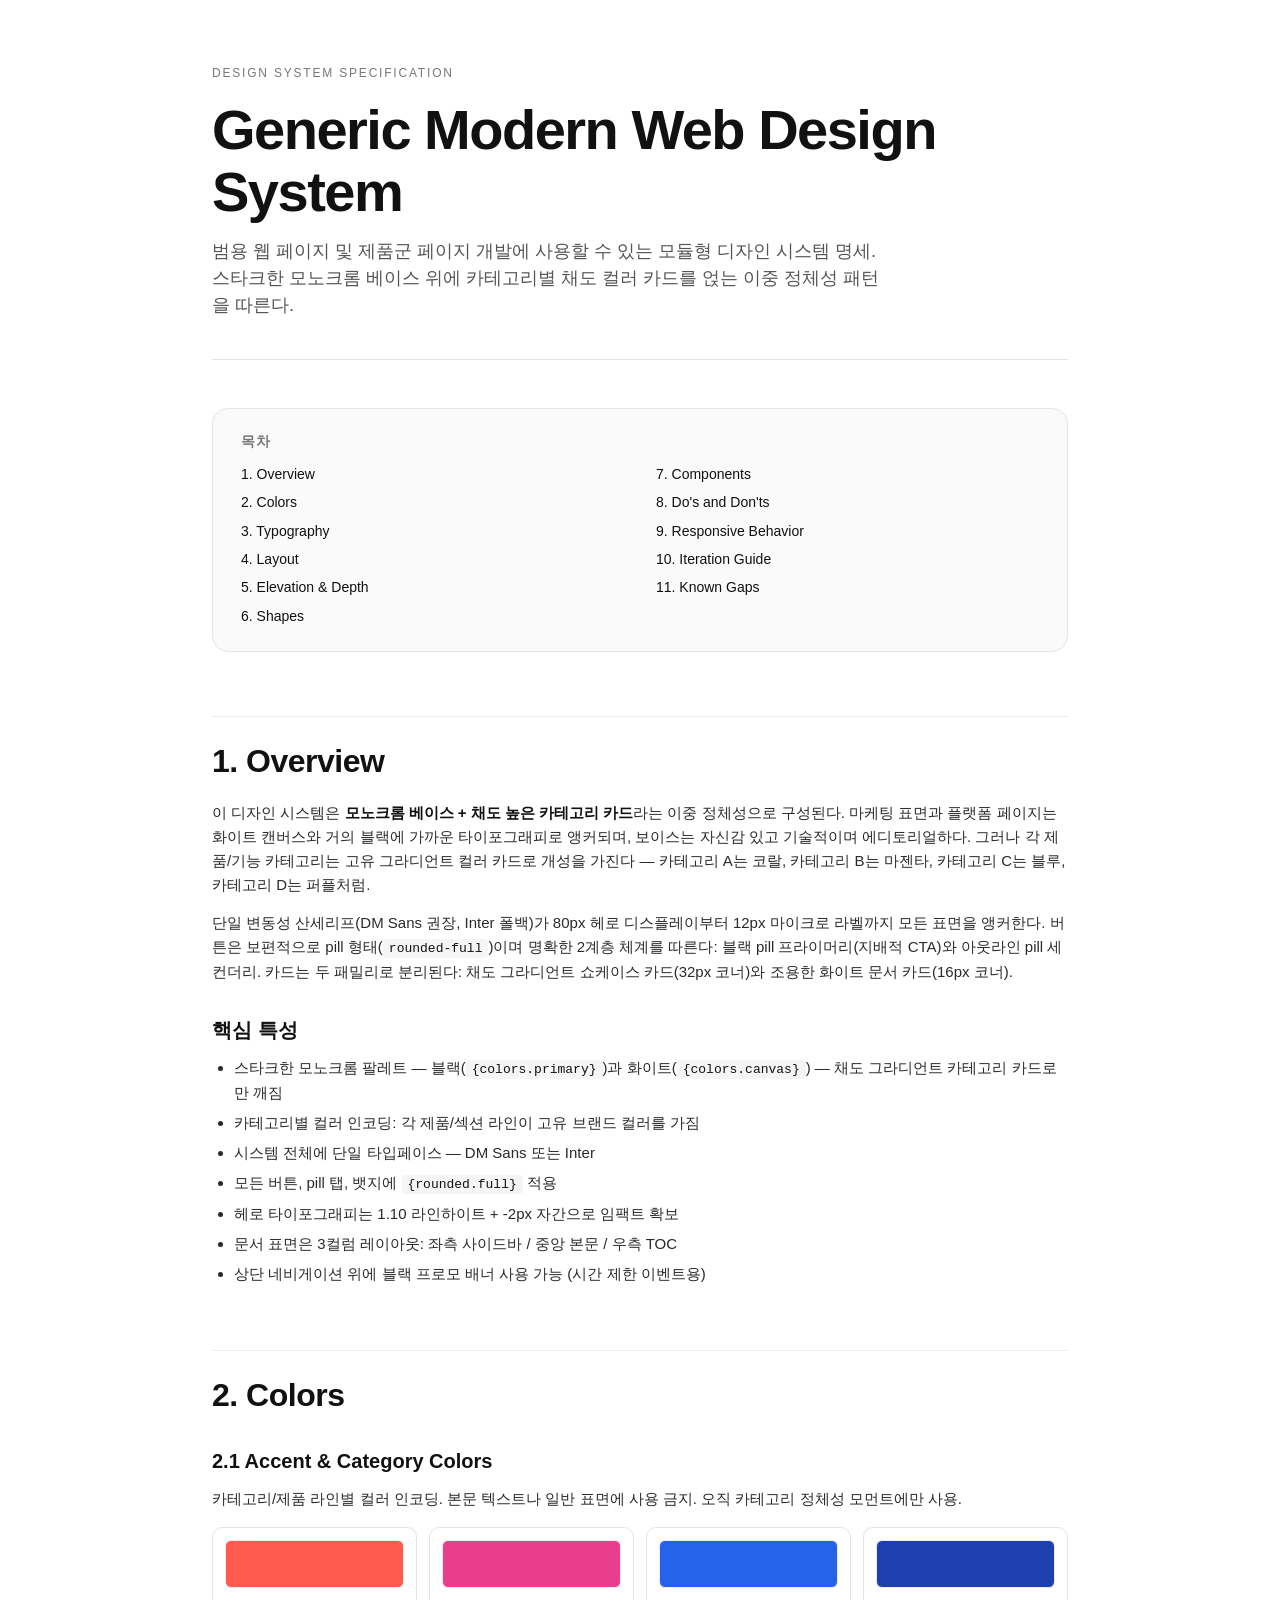
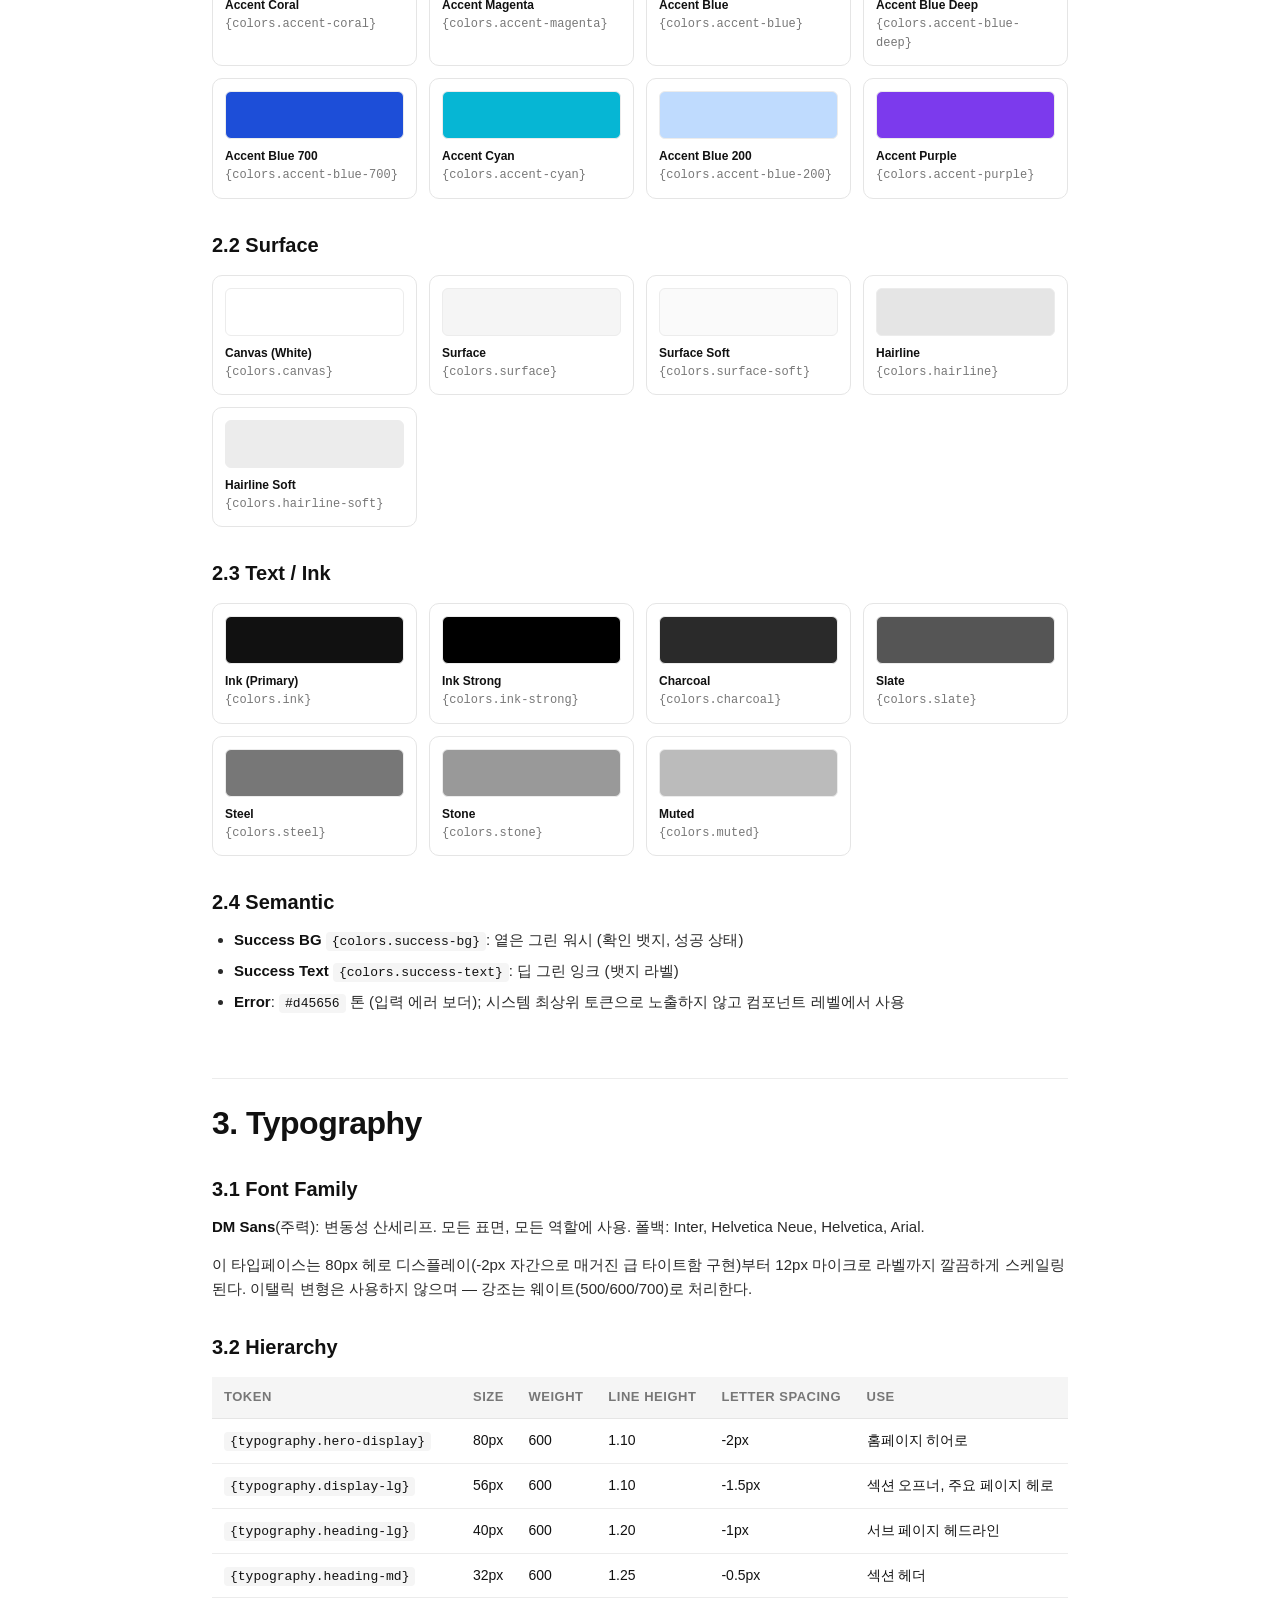
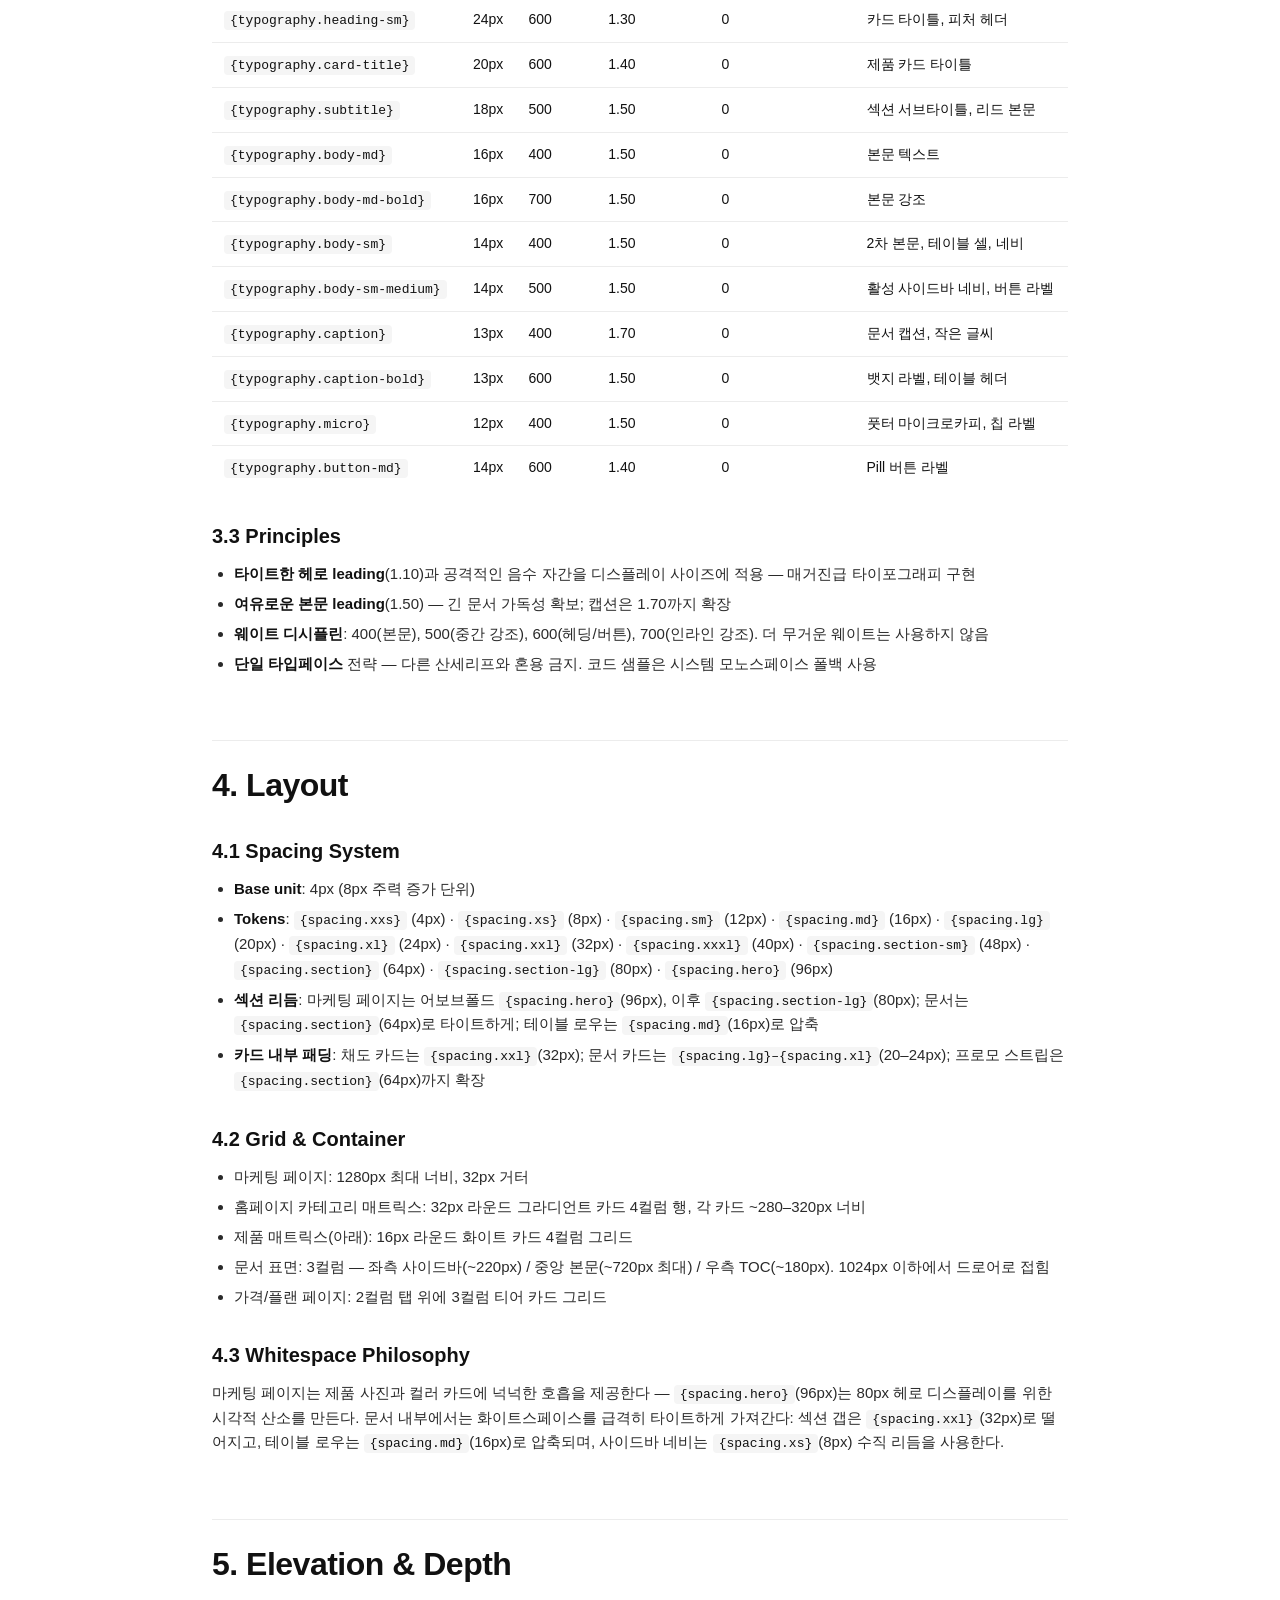
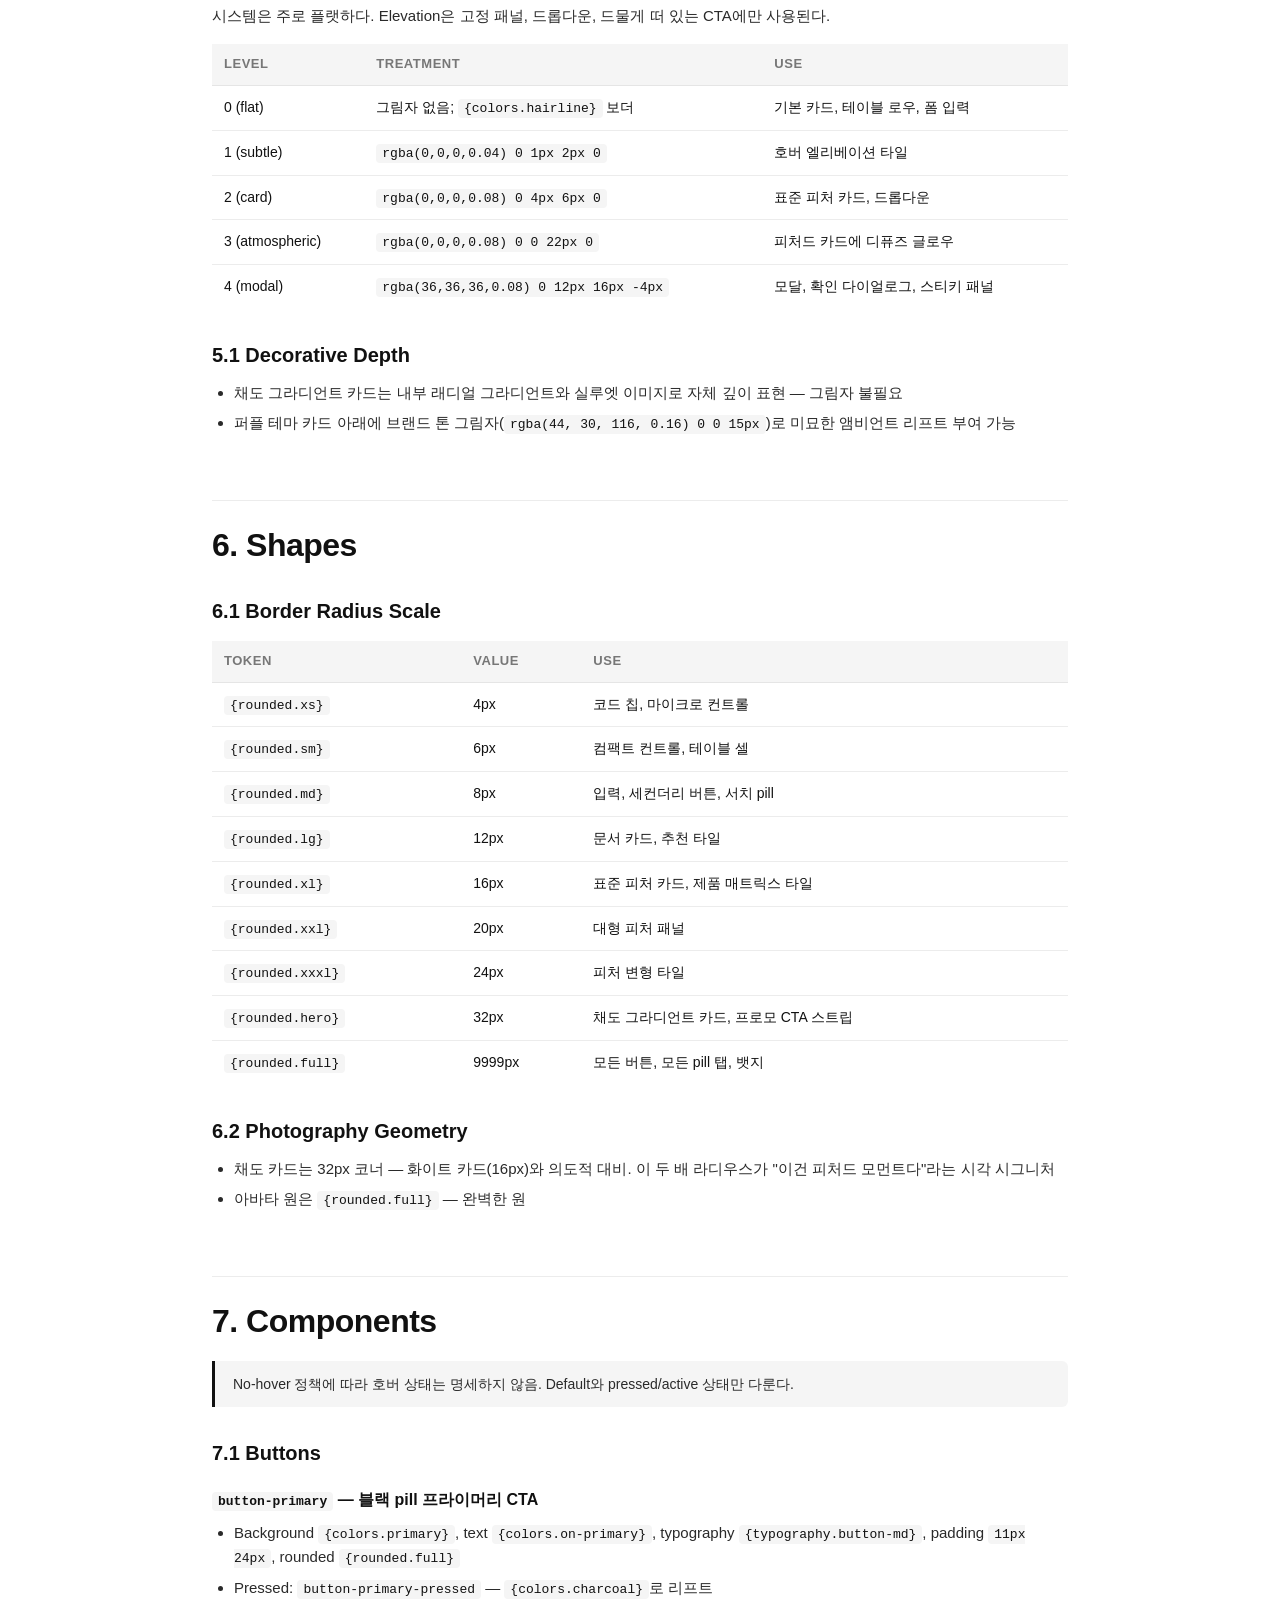
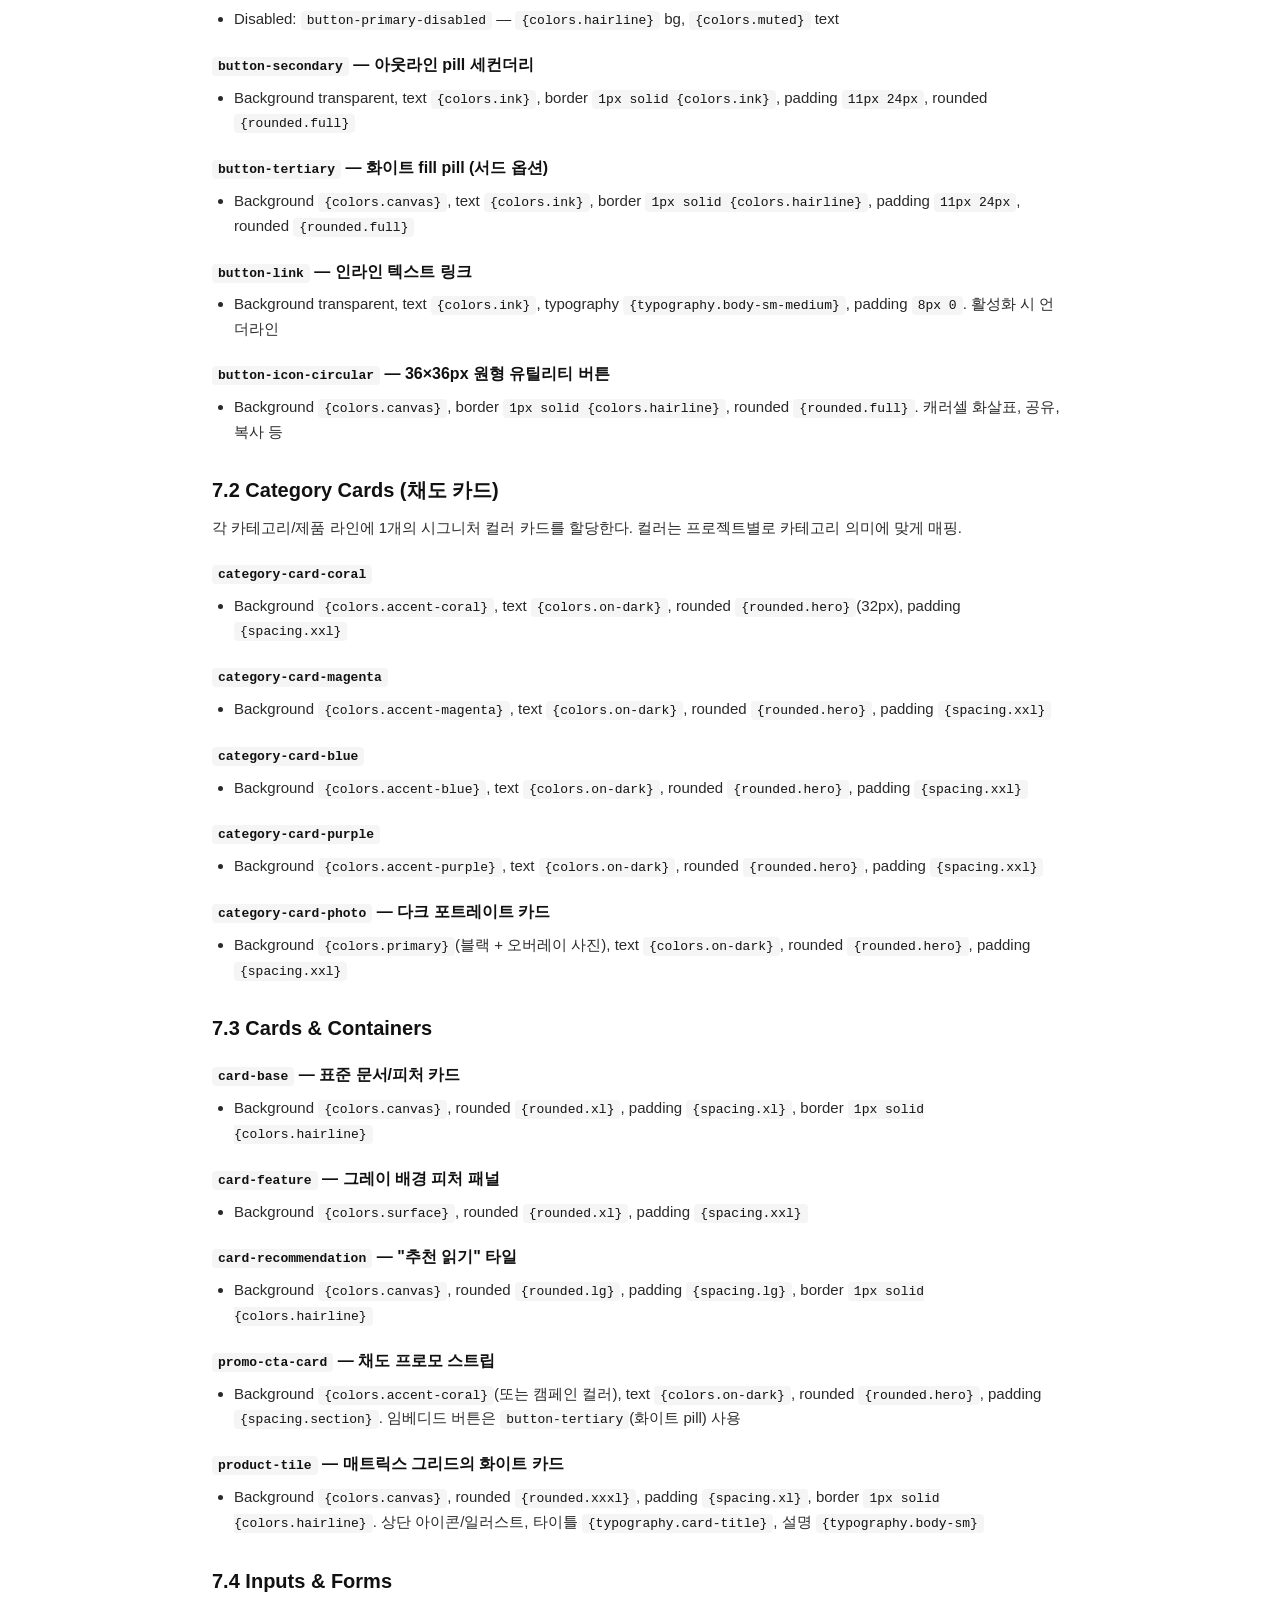
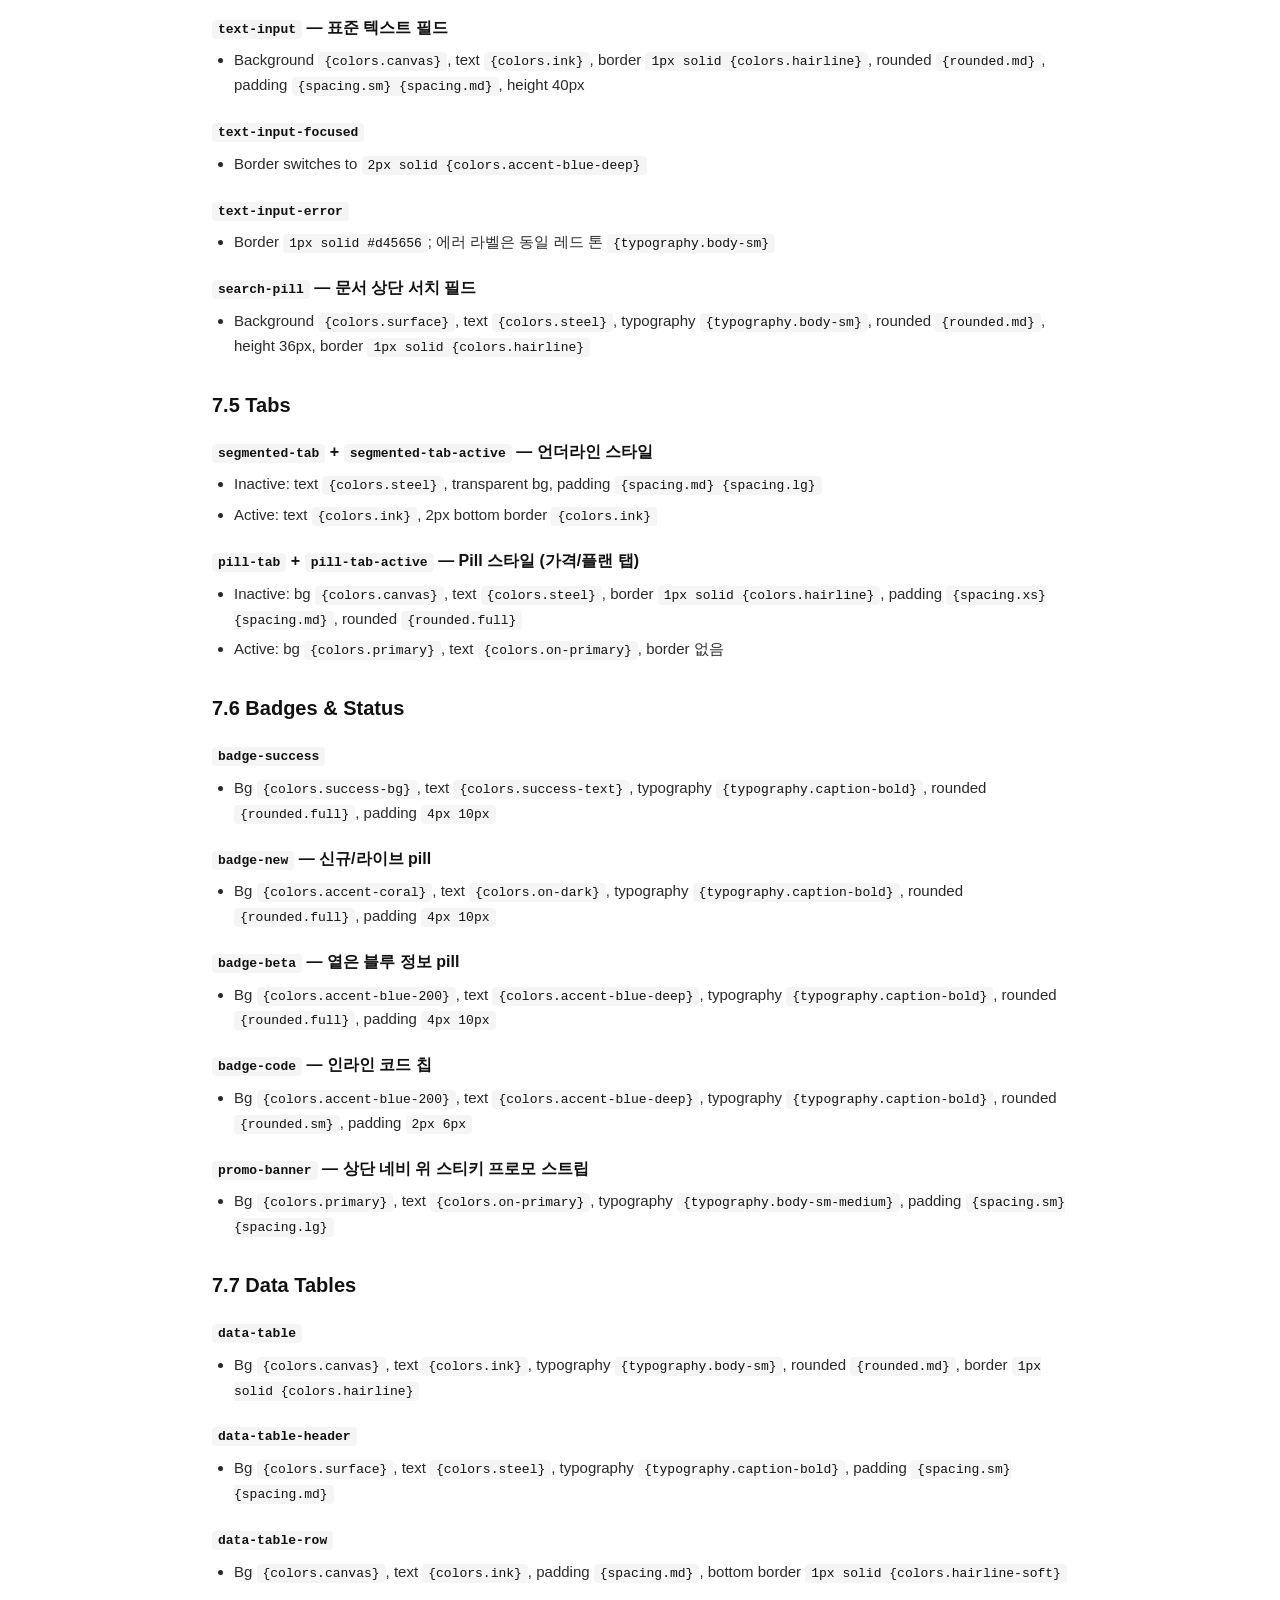
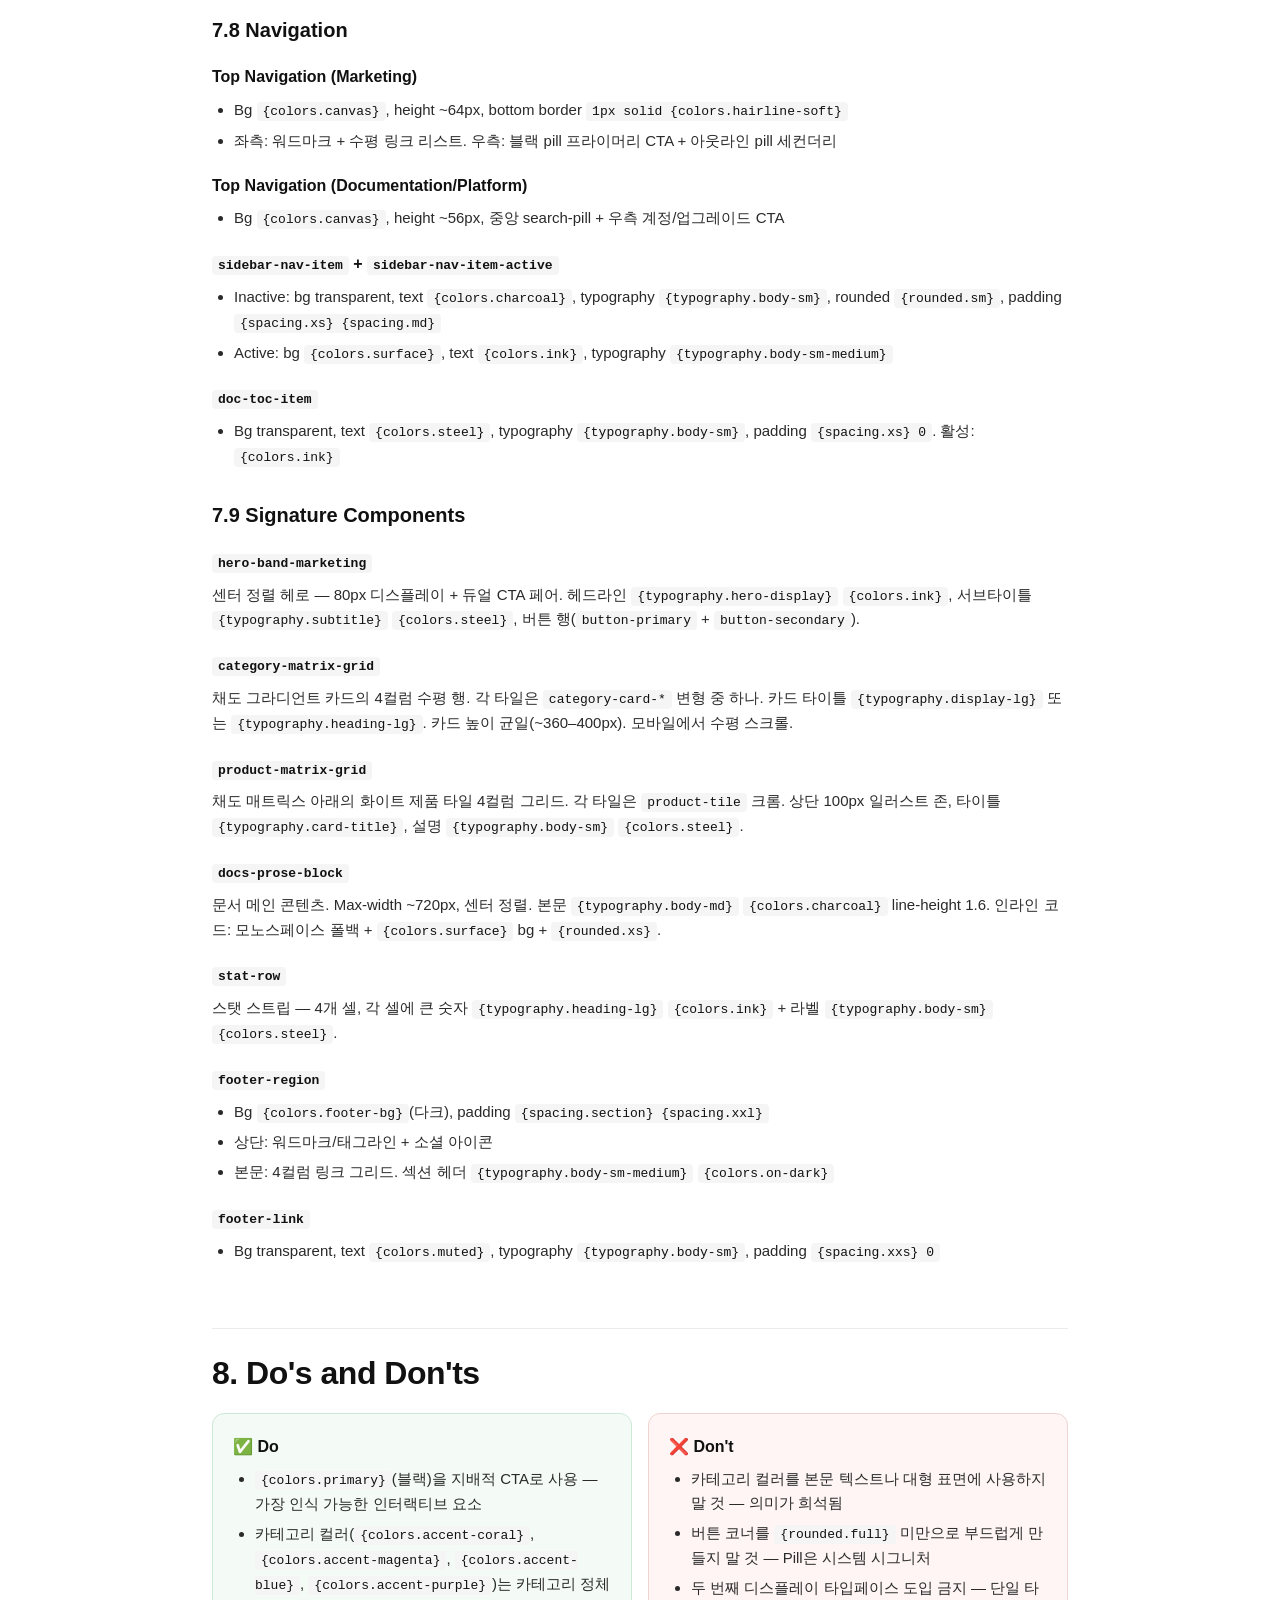
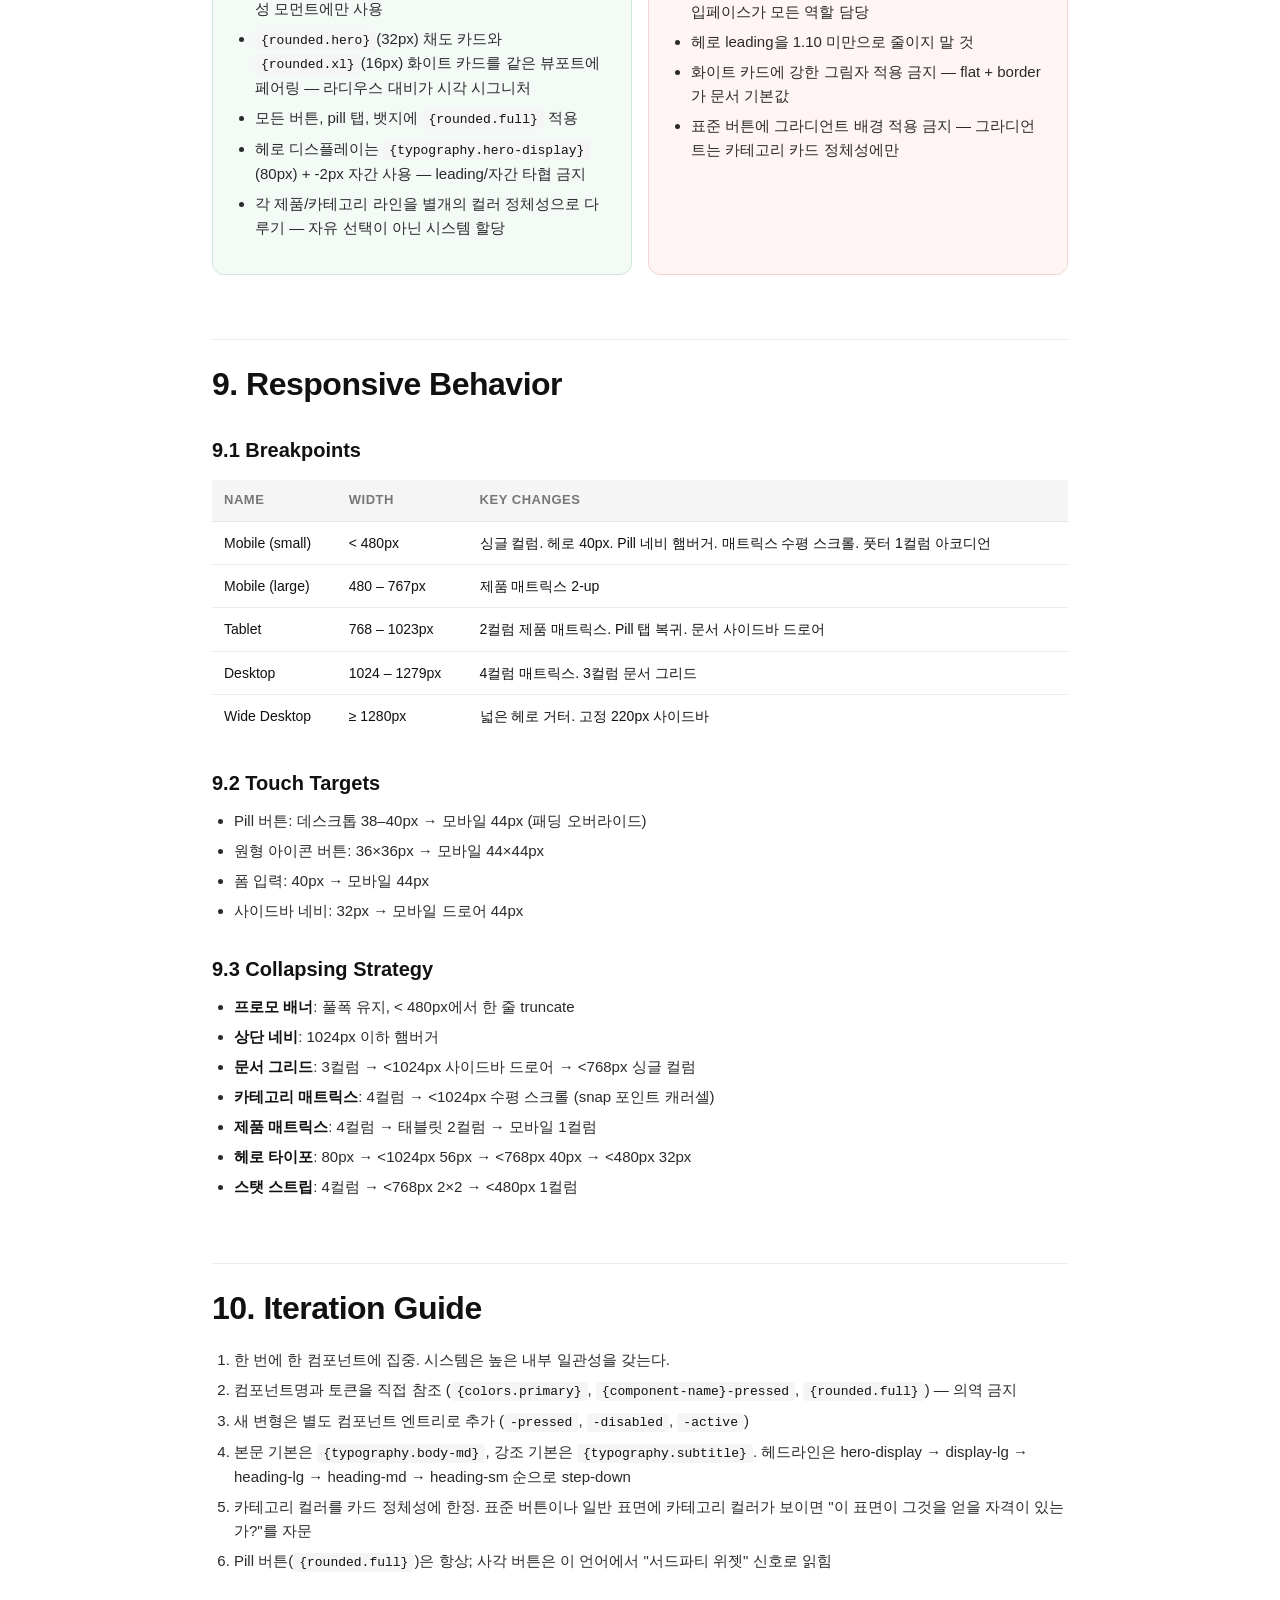
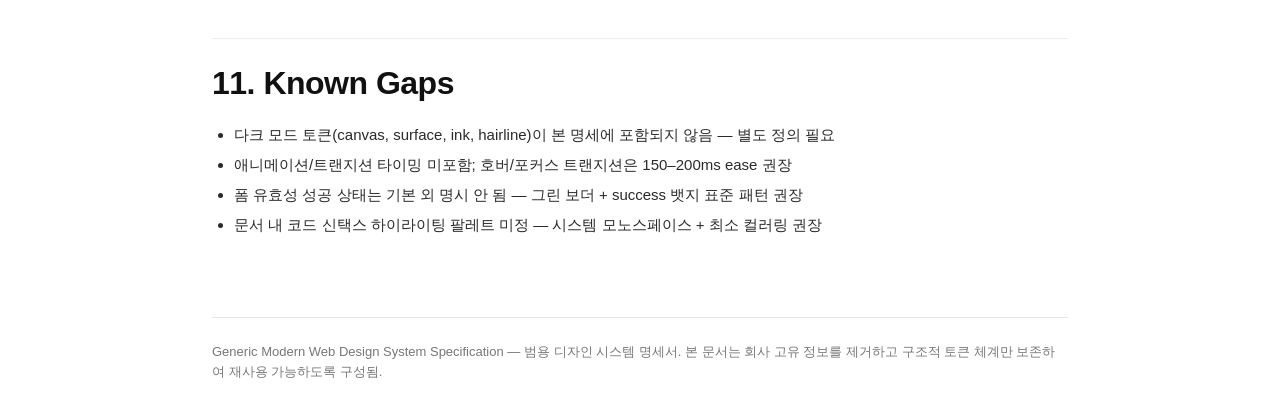
<file: total_support_ui/uploads/design-system.html>
<!DOCTYPE html>
<html lang="ko">
<head>
<meta charset="UTF-8">
<meta name="viewport" content="width=device-width, initial-scale=1.0">
<title>Generic Web Design System Specification</title>
<style>
  :root {
    --ink: #111111;
    --ink-strong: #000000;
    --charcoal: #2a2a2a;
    --slate: #555555;
    --steel: #777777;
    --stone: #999999;
    --muted: #bbbbbb;
    --canvas: #ffffff;
    --surface: #f5f5f5;
    --surface-soft: #fafafa;
    --hairline: #e5e5e5;
    --hairline-soft: #ececec;
    --accent: #ff5a4e;
  }
  * { box-sizing: border-box; }
  html { scroll-behavior: smooth; }
  body {
    margin: 0;
    font-family: 'DM Sans', 'Inter', 'Helvetica Neue', Helvetica, Arial, sans-serif;
    color: var(--charcoal);
    background: var(--canvas);
    line-height: 1.6;
    font-size: 15px;
  }
  .container {
    max-width: 920px;
    margin: 0 auto;
    padding: 64px 32px 96px;
  }
  header.hero {
    border-bottom: 1px solid var(--hairline);
    padding-bottom: 40px;
    margin-bottom: 48px;
  }
  header.hero .eyebrow {
    font-size: 12px;
    letter-spacing: 0.15em;
    text-transform: uppercase;
    color: var(--steel);
    margin-bottom: 16px;
  }
  h1 {
    font-size: 56px;
    font-weight: 600;
    line-height: 1.10;
    letter-spacing: -1.5px;
    color: var(--ink);
    margin: 0 0 16px;
  }
  header.hero p.lede {
    font-size: 18px;
    line-height: 1.5;
    color: var(--slate);
    margin: 0;
    max-width: 680px;
  }
  h2 {
    font-size: 32px;
    font-weight: 600;
    line-height: 1.25;
    letter-spacing: -0.5px;
    color: var(--ink);
    margin: 64px 0 20px;
    padding-top: 24px;
    border-top: 1px solid var(--hairline-soft);
  }
  h3 {
    font-size: 20px;
    font-weight: 600;
    line-height: 1.4;
    color: var(--ink);
    margin: 32px 0 12px;
  }
  h4 {
    font-size: 16px;
    font-weight: 600;
    color: var(--ink);
    margin: 20px 0 8px;
  }
  p { margin: 0 0 14px; }
  ul, ol { margin: 0 0 14px; padding-left: 22px; }
  li { margin-bottom: 6px; }
  code {
    font-family: ui-monospace, 'SF Mono', Menlo, Consolas, monospace;
    font-size: 13px;
    background: var(--surface);
    color: var(--ink);
    padding: 2px 6px;
    border-radius: 4px;
  }
  strong { color: var(--ink); font-weight: 600; }
  blockquote {
    margin: 16px 0;
    padding: 12px 18px;
    background: var(--surface);
    border-left: 3px solid var(--ink);
    font-size: 14px;
    color: var(--charcoal);
    border-radius: 0 6px 6px 0;
  }
  table {
    width: 100%;
    border-collapse: collapse;
    margin: 16px 0 24px;
    font-size: 14px;
  }
  thead th {
    text-align: left;
    background: var(--surface);
    color: var(--steel);
    font-size: 13px;
    font-weight: 600;
    text-transform: uppercase;
    letter-spacing: 0.04em;
    padding: 10px 12px;
    border-bottom: 1px solid var(--hairline);
  }
  tbody td {
    padding: 10px 12px;
    border-bottom: 1px solid var(--hairline-soft);
    color: var(--ink);
    vertical-align: top;
  }
  tbody tr:last-child td { border-bottom: none; }
  .toc {
    background: var(--surface-soft);
    border: 1px solid var(--hairline);
    border-radius: 16px;
    padding: 24px 28px;
    margin-bottom: 56px;
  }
  .toc h2 {
    font-size: 14px;
    font-weight: 600;
    letter-spacing: 0.05em;
    text-transform: uppercase;
    color: var(--steel);
    margin: 0 0 12px;
    padding: 0;
    border: none;
  }
  .toc ul { list-style: none; padding: 0; margin: 0; columns: 2; column-gap: 32px; }
  .toc li { margin-bottom: 6px; font-size: 14px; break-inside: avoid; }
  .toc a {
    color: var(--ink);
    text-decoration: none;
    border-bottom: 1px solid transparent;
    transition: border-color 0.15s;
  }
  .toc a:hover { border-bottom-color: var(--ink); }
  .swatch-grid {
    display: grid;
    grid-template-columns: repeat(auto-fill, minmax(180px, 1fr));
    gap: 12px;
    margin: 16px 0 24px;
  }
  .swatch {
    border: 1px solid var(--hairline);
    border-radius: 10px;
    padding: 12px;
    font-size: 12px;
  }
  .swatch .chip {
    width: 100%;
    height: 48px;
    border-radius: 6px;
    margin-bottom: 8px;
    border: 1px solid var(--hairline-soft);
  }
  .swatch .name { color: var(--ink); font-weight: 600; }
  .swatch .token { color: var(--steel); font-family: ui-monospace, monospace; }
  .do-dont {
    display: grid;
    grid-template-columns: 1fr 1fr;
    gap: 16px;
    margin: 16px 0;
  }
  .do-dont .col {
    border: 1px solid var(--hairline);
    border-radius: 12px;
    padding: 20px;
  }
  .do-dont .col.do { background: #f4fbf6; border-color: #cce8d6; }
  .do-dont .col.dont { background: #fef5f4; border-color: #efd4d1; }
  .do-dont h4 { margin-top: 0; }
  footer {
    margin-top: 80px;
    padding-top: 24px;
    border-top: 1px solid var(--hairline);
    font-size: 13px;
    color: var(--steel);
  }
  @media (max-width: 720px) {
    .container { padding: 32px 20px 64px; }
    h1 { font-size: 36px; letter-spacing: -1px; }
    h2 { font-size: 24px; }
    .toc ul { columns: 1; }
    .do-dont { grid-template-columns: 1fr; }
    table { font-size: 13px; }
    thead th, tbody td { padding: 8px 10px; }
  }
  @media print {
    body { font-size: 11pt; }
    .toc { break-after: page; }
    h2 { break-before: avoid; }
    .container { padding: 20px; max-width: none; }
  }
</style>
</head>
<body>
<div class="container">

<header class="hero">
  <div class="eyebrow">Design System Specification</div>
  <h1>Generic Modern Web Design System</h1>
  <p class="lede">범용 웹 페이지 및 제품군 페이지 개발에 사용할 수 있는 모듈형 디자인 시스템 명세. 스타크한 모노크롬 베이스 위에 카테고리별 채도 컬러 카드를 얹는 이중 정체성 패턴을 따른다.</p>
</header>

<nav class="toc">
  <h2>목차</h2>
  <ul>
    <li><a href="#overview">1. Overview</a></li>
    <li><a href="#colors">2. Colors</a></li>
    <li><a href="#typography">3. Typography</a></li>
    <li><a href="#layout">4. Layout</a></li>
    <li><a href="#elevation">5. Elevation &amp; Depth</a></li>
    <li><a href="#shapes">6. Shapes</a></li>
    <li><a href="#components">7. Components</a></li>
    <li><a href="#dos-donts">8. Do's and Don'ts</a></li>
    <li><a href="#responsive">9. Responsive Behavior</a></li>
    <li><a href="#iteration">10. Iteration Guide</a></li>
    <li><a href="#gaps">11. Known Gaps</a></li>
  </ul>
</nav>

<section id="overview">
<h2>1. Overview</h2>
<p>이 디자인 시스템은 <strong>모노크롬 베이스 + 채도 높은 카테고리 카드</strong>라는 이중 정체성으로 구성된다. 마케팅 표면과 플랫폼 페이지는 화이트 캔버스와 거의 블랙에 가까운 타이포그래피로 앵커되며, 보이스는 자신감 있고 기술적이며 에디토리얼하다. 그러나 각 제품/기능 카테고리는 고유 그라디언트 컬러 카드로 개성을 가진다 — 카테고리 A는 코랄, 카테고리 B는 마젠타, 카테고리 C는 블루, 카테고리 D는 퍼플처럼.</p>

<p>단일 변동성 산세리프(DM Sans 권장, Inter 폴백)가 80px 헤로 디스플레이부터 12px 마이크로 라벨까지 모든 표면을 앵커한다. 버튼은 보편적으로 pill 형태(<code>rounded-full</code>)이며 명확한 2계층 체계를 따른다: 블랙 pill 프라이머리(지배적 CTA)와 아웃라인 pill 세컨더리. 카드는 두 패밀리로 분리된다: 채도 그라디언트 쇼케이스 카드(32px 코너)와 조용한 화이트 문서 카드(16px 코너).</p>

<h3>핵심 특성</h3>
<ul>
  <li>스타크한 모노크롬 팔레트 — 블랙(<code>{colors.primary}</code>)과 화이트(<code>{colors.canvas}</code>) — 채도 그라디언트 카테고리 카드로만 깨짐</li>
  <li>카테고리별 컬러 인코딩: 각 제품/섹션 라인이 고유 브랜드 컬러를 가짐</li>
  <li>시스템 전체에 단일 타입페이스 — DM Sans 또는 Inter</li>
  <li>모든 버튼, pill 탭, 뱃지에 <code>{rounded.full}</code> 적용</li>
  <li>헤로 타이포그래피는 1.10 라인하이트 + -2px 자간으로 임팩트 확보</li>
  <li>문서 표면은 3컬럼 레이아웃: 좌측 사이드바 / 중앙 본문 / 우측 TOC</li>
  <li>상단 네비게이션 위에 블랙 프로모 배너 사용 가능 (시간 제한 이벤트용)</li>
</ul>
</section>

<section id="colors">
<h2>2. Colors</h2>

<h3>2.1 Accent & Category Colors</h3>
<p>카테고리/제품 라인별 컬러 인코딩. 본문 텍스트나 일반 표면에 사용 금지. 오직 카테고리 정체성 모먼트에만 사용.</p>

<div class="swatch-grid">
  <div class="swatch"><div class="chip" style="background:#ff5a4e"></div><div class="name">Accent Coral</div><div class="token">{colors.accent-coral}</div></div>
  <div class="swatch"><div class="chip" style="background:#e83e8c"></div><div class="name">Accent Magenta</div><div class="token">{colors.accent-magenta}</div></div>
  <div class="swatch"><div class="chip" style="background:#2563eb"></div><div class="name">Accent Blue</div><div class="token">{colors.accent-blue}</div></div>
  <div class="swatch"><div class="chip" style="background:#1e40af"></div><div class="name">Accent Blue Deep</div><div class="token">{colors.accent-blue-deep}</div></div>
  <div class="swatch"><div class="chip" style="background:#1d4ed8"></div><div class="name">Accent Blue 700</div><div class="token">{colors.accent-blue-700}</div></div>
  <div class="swatch"><div class="chip" style="background:#06b6d4"></div><div class="name">Accent Cyan</div><div class="token">{colors.accent-cyan}</div></div>
  <div class="swatch"><div class="chip" style="background:#bfdbfe"></div><div class="name">Accent Blue 200</div><div class="token">{colors.accent-blue-200}</div></div>
  <div class="swatch"><div class="chip" style="background:#7c3aed"></div><div class="name">Accent Purple</div><div class="token">{colors.accent-purple}</div></div>
</div>

<h3>2.2 Surface</h3>
<div class="swatch-grid">
  <div class="swatch"><div class="chip" style="background:#ffffff"></div><div class="name">Canvas (White)</div><div class="token">{colors.canvas}</div></div>
  <div class="swatch"><div class="chip" style="background:#f5f5f5"></div><div class="name">Surface</div><div class="token">{colors.surface}</div></div>
  <div class="swatch"><div class="chip" style="background:#fafafa"></div><div class="name">Surface Soft</div><div class="token">{colors.surface-soft}</div></div>
  <div class="swatch"><div class="chip" style="background:#e5e5e5"></div><div class="name">Hairline</div><div class="token">{colors.hairline}</div></div>
  <div class="swatch"><div class="chip" style="background:#ececec"></div><div class="name">Hairline Soft</div><div class="token">{colors.hairline-soft}</div></div>
</div>

<h3>2.3 Text / Ink</h3>
<div class="swatch-grid">
  <div class="swatch"><div class="chip" style="background:#111111"></div><div class="name">Ink (Primary)</div><div class="token">{colors.ink}</div></div>
  <div class="swatch"><div class="chip" style="background:#000000"></div><div class="name">Ink Strong</div><div class="token">{colors.ink-strong}</div></div>
  <div class="swatch"><div class="chip" style="background:#2a2a2a"></div><div class="name">Charcoal</div><div class="token">{colors.charcoal}</div></div>
  <div class="swatch"><div class="chip" style="background:#555555"></div><div class="name">Slate</div><div class="token">{colors.slate}</div></div>
  <div class="swatch"><div class="chip" style="background:#777777"></div><div class="name">Steel</div><div class="token">{colors.steel}</div></div>
  <div class="swatch"><div class="chip" style="background:#999999"></div><div class="name">Stone</div><div class="token">{colors.stone}</div></div>
  <div class="swatch"><div class="chip" style="background:#bbbbbb"></div><div class="name">Muted</div><div class="token">{colors.muted}</div></div>
</div>

<h3>2.4 Semantic</h3>
<ul>
  <li><strong>Success BG</strong> <code>{colors.success-bg}</code>: 옅은 그린 워시 (확인 뱃지, 성공 상태)</li>
  <li><strong>Success Text</strong> <code>{colors.success-text}</code>: 딥 그린 잉크 (뱃지 라벨)</li>
  <li><strong>Error</strong>: <code>#d45656</code> 톤 (입력 에러 보더); 시스템 최상위 토큰으로 노출하지 않고 컴포넌트 레벨에서 사용</li>
</ul>
</section>

<section id="typography">
<h2>3. Typography</h2>

<h3>3.1 Font Family</h3>
<p><strong>DM Sans</strong>(주력): 변동성 산세리프. 모든 표면, 모든 역할에 사용. 폴백: Inter, Helvetica Neue, Helvetica, Arial.</p>
<p>이 타입페이스는 80px 헤로 디스플레이(-2px 자간으로 매거진 급 타이트함 구현)부터 12px 마이크로 라벨까지 깔끔하게 스케일링된다. 이탤릭 변형은 사용하지 않으며 — 강조는 웨이트(500/600/700)로 처리한다.</p>

<h3>3.2 Hierarchy</h3>
<table>
<thead><tr><th>Token</th><th>Size</th><th>Weight</th><th>Line Height</th><th>Letter Spacing</th><th>Use</th></tr></thead>
<tbody>
<tr><td><code>{typography.hero-display}</code></td><td>80px</td><td>600</td><td>1.10</td><td>-2px</td><td>홈페이지 히어로</td></tr>
<tr><td><code>{typography.display-lg}</code></td><td>56px</td><td>600</td><td>1.10</td><td>-1.5px</td><td>섹션 오프너, 주요 페이지 헤로</td></tr>
<tr><td><code>{typography.heading-lg}</code></td><td>40px</td><td>600</td><td>1.20</td><td>-1px</td><td>서브 페이지 헤드라인</td></tr>
<tr><td><code>{typography.heading-md}</code></td><td>32px</td><td>600</td><td>1.25</td><td>-0.5px</td><td>섹션 헤더</td></tr>
<tr><td><code>{typography.heading-sm}</code></td><td>24px</td><td>600</td><td>1.30</td><td>0</td><td>카드 타이틀, 피처 헤더</td></tr>
<tr><td><code>{typography.card-title}</code></td><td>20px</td><td>600</td><td>1.40</td><td>0</td><td>제품 카드 타이틀</td></tr>
<tr><td><code>{typography.subtitle}</code></td><td>18px</td><td>500</td><td>1.50</td><td>0</td><td>섹션 서브타이틀, 리드 본문</td></tr>
<tr><td><code>{typography.body-md}</code></td><td>16px</td><td>400</td><td>1.50</td><td>0</td><td>본문 텍스트</td></tr>
<tr><td><code>{typography.body-md-bold}</code></td><td>16px</td><td>700</td><td>1.50</td><td>0</td><td>본문 강조</td></tr>
<tr><td><code>{typography.body-sm}</code></td><td>14px</td><td>400</td><td>1.50</td><td>0</td><td>2차 본문, 테이블 셀, 네비</td></tr>
<tr><td><code>{typography.body-sm-medium}</code></td><td>14px</td><td>500</td><td>1.50</td><td>0</td><td>활성 사이드바 네비, 버튼 라벨</td></tr>
<tr><td><code>{typography.caption}</code></td><td>13px</td><td>400</td><td>1.70</td><td>0</td><td>문서 캡션, 작은 글씨</td></tr>
<tr><td><code>{typography.caption-bold}</code></td><td>13px</td><td>600</td><td>1.50</td><td>0</td><td>뱃지 라벨, 테이블 헤더</td></tr>
<tr><td><code>{typography.micro}</code></td><td>12px</td><td>400</td><td>1.50</td><td>0</td><td>풋터 마이크로카피, 칩 라벨</td></tr>
<tr><td><code>{typography.button-md}</code></td><td>14px</td><td>600</td><td>1.40</td><td>0</td><td>Pill 버튼 라벨</td></tr>
</tbody>
</table>

<h3>3.3 Principles</h3>
<ul>
  <li><strong>타이트한 헤로 leading</strong>(1.10)과 공격적인 음수 자간을 디스플레이 사이즈에 적용 — 매거진급 타이포그래피 구현</li>
  <li><strong>여유로운 본문 leading</strong>(1.50) — 긴 문서 가독성 확보; 캡션은 1.70까지 확장</li>
  <li><strong>웨이트 디시플린</strong>: 400(본문), 500(중간 강조), 600(헤딩/버튼), 700(인라인 강조). 더 무거운 웨이트는 사용하지 않음</li>
  <li><strong>단일 타입페이스</strong> 전략 — 다른 산세리프와 혼용 금지. 코드 샘플은 시스템 모노스페이스 폴백 사용</li>
</ul>
</section>

<section id="layout">
<h2>4. Layout</h2>

<h3>4.1 Spacing System</h3>
<ul>
  <li><strong>Base unit</strong>: 4px (8px 주력 증가 단위)</li>
  <li><strong>Tokens</strong>: <code>{spacing.xxs}</code> (4px) · <code>{spacing.xs}</code> (8px) · <code>{spacing.sm}</code> (12px) · <code>{spacing.md}</code> (16px) · <code>{spacing.lg}</code> (20px) · <code>{spacing.xl}</code> (24px) · <code>{spacing.xxl}</code> (32px) · <code>{spacing.xxxl}</code> (40px) · <code>{spacing.section-sm}</code> (48px) · <code>{spacing.section}</code> (64px) · <code>{spacing.section-lg}</code> (80px) · <code>{spacing.hero}</code> (96px)</li>
  <li><strong>섹션 리듬</strong>: 마케팅 페이지는 어보브폴드 <code>{spacing.hero}</code>(96px), 이후 <code>{spacing.section-lg}</code>(80px); 문서는 <code>{spacing.section}</code>(64px)로 타이트하게; 테이블 로우는 <code>{spacing.md}</code>(16px)로 압축</li>
  <li><strong>카드 내부 패딩</strong>: 채도 카드는 <code>{spacing.xxl}</code>(32px); 문서 카드는 <code>{spacing.lg}–{spacing.xl}</code>(20–24px); 프로모 스트립은 <code>{spacing.section}</code>(64px)까지 확장</li>
</ul>

<h3>4.2 Grid & Container</h3>
<ul>
  <li>마케팅 페이지: 1280px 최대 너비, 32px 거터</li>
  <li>홈페이지 카테고리 매트릭스: 32px 라운드 그라디언트 카드 4컬럼 행, 각 카드 ~280–320px 너비</li>
  <li>제품 매트릭스(아래): 16px 라운드 화이트 카드 4컬럼 그리드</li>
  <li>문서 표면: 3컬럼 — 좌측 사이드바(~220px) / 중앙 본문(~720px 최대) / 우측 TOC(~180px). 1024px 이하에서 드로어로 접힘</li>
  <li>가격/플랜 페이지: 2컬럼 탭 위에 3컬럼 티어 카드 그리드</li>
</ul>

<h3>4.3 Whitespace Philosophy</h3>
<p>마케팅 페이지는 제품 사진과 컬러 카드에 넉넉한 호흡을 제공한다 — <code>{spacing.hero}</code>(96px)는 80px 헤로 디스플레이를 위한 시각적 산소를 만든다. 문서 내부에서는 화이트스페이스를 급격히 타이트하게 가져간다: 섹션 갭은 <code>{spacing.xxl}</code>(32px)로 떨어지고, 테이블 로우는 <code>{spacing.md}</code>(16px)로 압축되며, 사이드바 네비는 <code>{spacing.xs}</code>(8px) 수직 리듬을 사용한다.</p>
</section>

<section id="elevation">
<h2>5. Elevation &amp; Depth</h2>
<p>시스템은 주로 플랫하다. Elevation은 고정 패널, 드롭다운, 드물게 떠 있는 CTA에만 사용된다.</p>

<table>
<thead><tr><th>Level</th><th>Treatment</th><th>Use</th></tr></thead>
<tbody>
<tr><td>0 (flat)</td><td>그림자 없음; <code>{colors.hairline}</code> 보더</td><td>기본 카드, 테이블 로우, 폼 입력</td></tr>
<tr><td>1 (subtle)</td><td><code>rgba(0,0,0,0.04) 0 1px 2px 0</code></td><td>호버 엘리베이션 타일</td></tr>
<tr><td>2 (card)</td><td><code>rgba(0,0,0,0.08) 0 4px 6px 0</code></td><td>표준 피처 카드, 드롭다운</td></tr>
<tr><td>3 (atmospheric)</td><td><code>rgba(0,0,0,0.08) 0 0 22px 0</code></td><td>피처드 카드에 디퓨즈 글로우</td></tr>
<tr><td>4 (modal)</td><td><code>rgba(36,36,36,0.08) 0 12px 16px -4px</code></td><td>모달, 확인 다이얼로그, 스티키 패널</td></tr>
</tbody>
</table>

<h3>5.1 Decorative Depth</h3>
<ul>
  <li>채도 그라디언트 카드는 내부 래디얼 그라디언트와 실루엣 이미지로 자체 깊이 표현 — 그림자 불필요</li>
  <li>퍼플 테마 카드 아래에 브랜드 톤 그림자(<code>rgba(44, 30, 116, 0.16) 0 0 15px</code>)로 미묘한 앰비언트 리프트 부여 가능</li>
</ul>
</section>

<section id="shapes">
<h2>6. Shapes</h2>

<h3>6.1 Border Radius Scale</h3>
<table>
<thead><tr><th>Token</th><th>Value</th><th>Use</th></tr></thead>
<tbody>
<tr><td><code>{rounded.xs}</code></td><td>4px</td><td>코드 칩, 마이크로 컨트롤</td></tr>
<tr><td><code>{rounded.sm}</code></td><td>6px</td><td>컴팩트 컨트롤, 테이블 셀</td></tr>
<tr><td><code>{rounded.md}</code></td><td>8px</td><td>입력, 세컨더리 버튼, 서치 pill</td></tr>
<tr><td><code>{rounded.lg}</code></td><td>12px</td><td>문서 카드, 추천 타일</td></tr>
<tr><td><code>{rounded.xl}</code></td><td>16px</td><td>표준 피처 카드, 제품 매트릭스 타일</td></tr>
<tr><td><code>{rounded.xxl}</code></td><td>20px</td><td>대형 피처 패널</td></tr>
<tr><td><code>{rounded.xxxl}</code></td><td>24px</td><td>피처 변형 타일</td></tr>
<tr><td><code>{rounded.hero}</code></td><td>32px</td><td>채도 그라디언트 카드, 프로모 CTA 스트립</td></tr>
<tr><td><code>{rounded.full}</code></td><td>9999px</td><td>모든 버튼, 모든 pill 탭, 뱃지</td></tr>
</tbody>
</table>

<h3>6.2 Photography Geometry</h3>
<ul>
  <li>채도 카드는 32px 코너 — 화이트 카드(16px)와 의도적 대비. 이 두 배 라디우스가 "이건 피처드 모먼트다"라는 시각 시그니처</li>
  <li>아바타 원은 <code>{rounded.full}</code> — 완벽한 원</li>
</ul>
</section>

<section id="components">
<h2>7. Components</h2>

<blockquote>No-hover 정책에 따라 호버 상태는 명세하지 않음. Default와 pressed/active 상태만 다룬다.</blockquote>

<h3>7.1 Buttons</h3>

<h4><code>button-primary</code> — 블랙 pill 프라이머리 CTA</h4>
<ul>
  <li>Background <code>{colors.primary}</code>, text <code>{colors.on-primary}</code>, typography <code>{typography.button-md}</code>, padding <code>11px 24px</code>, rounded <code>{rounded.full}</code></li>
  <li>Pressed: <code>button-primary-pressed</code> — <code>{colors.charcoal}</code>로 리프트</li>
  <li>Disabled: <code>button-primary-disabled</code> — <code>{colors.hairline}</code> bg, <code>{colors.muted}</code> text</li>
</ul>

<h4><code>button-secondary</code> — 아웃라인 pill 세컨더리</h4>
<ul>
  <li>Background transparent, text <code>{colors.ink}</code>, border <code>1px solid {colors.ink}</code>, padding <code>11px 24px</code>, rounded <code>{rounded.full}</code></li>
</ul>

<h4><code>button-tertiary</code> — 화이트 fill pill (서드 옵션)</h4>
<ul>
  <li>Background <code>{colors.canvas}</code>, text <code>{colors.ink}</code>, border <code>1px solid {colors.hairline}</code>, padding <code>11px 24px</code>, rounded <code>{rounded.full}</code></li>
</ul>

<h4><code>button-link</code> — 인라인 텍스트 링크</h4>
<ul>
  <li>Background transparent, text <code>{colors.ink}</code>, typography <code>{typography.body-sm-medium}</code>, padding <code>8px 0</code>. 활성화 시 언더라인</li>
</ul>

<h4><code>button-icon-circular</code> — 36×36px 원형 유틸리티 버튼</h4>
<ul>
  <li>Background <code>{colors.canvas}</code>, border <code>1px solid {colors.hairline}</code>, rounded <code>{rounded.full}</code>. 캐러셀 화살표, 공유, 복사 등</li>
</ul>

<h3>7.2 Category Cards (채도 카드)</h3>
<p>각 카테고리/제품 라인에 1개의 시그니처 컬러 카드를 할당한다. 컬러는 프로젝트별로 카테고리 의미에 맞게 매핑.</p>

<h4><code>category-card-coral</code></h4>
<ul><li>Background <code>{colors.accent-coral}</code>, text <code>{colors.on-dark}</code>, rounded <code>{rounded.hero}</code>(32px), padding <code>{spacing.xxl}</code></li></ul>

<h4><code>category-card-magenta</code></h4>
<ul><li>Background <code>{colors.accent-magenta}</code>, text <code>{colors.on-dark}</code>, rounded <code>{rounded.hero}</code>, padding <code>{spacing.xxl}</code></li></ul>

<h4><code>category-card-blue</code></h4>
<ul><li>Background <code>{colors.accent-blue}</code>, text <code>{colors.on-dark}</code>, rounded <code>{rounded.hero}</code>, padding <code>{spacing.xxl}</code></li></ul>

<h4><code>category-card-purple</code></h4>
<ul><li>Background <code>{colors.accent-purple}</code>, text <code>{colors.on-dark}</code>, rounded <code>{rounded.hero}</code>, padding <code>{spacing.xxl}</code></li></ul>

<h4><code>category-card-photo</code> — 다크 포트레이트 카드</h4>
<ul><li>Background <code>{colors.primary}</code>(블랙 + 오버레이 사진), text <code>{colors.on-dark}</code>, rounded <code>{rounded.hero}</code>, padding <code>{spacing.xxl}</code></li></ul>

<h3>7.3 Cards &amp; Containers</h3>

<h4><code>card-base</code> — 표준 문서/피처 카드</h4>
<ul><li>Background <code>{colors.canvas}</code>, rounded <code>{rounded.xl}</code>, padding <code>{spacing.xl}</code>, border <code>1px solid {colors.hairline}</code></li></ul>

<h4><code>card-feature</code> — 그레이 배경 피처 패널</h4>
<ul><li>Background <code>{colors.surface}</code>, rounded <code>{rounded.xl}</code>, padding <code>{spacing.xxl}</code></li></ul>

<h4><code>card-recommendation</code> — "추천 읽기" 타일</h4>
<ul><li>Background <code>{colors.canvas}</code>, rounded <code>{rounded.lg}</code>, padding <code>{spacing.lg}</code>, border <code>1px solid {colors.hairline}</code></li></ul>

<h4><code>promo-cta-card</code> — 채도 프로모 스트립</h4>
<ul><li>Background <code>{colors.accent-coral}</code>(또는 캠페인 컬러), text <code>{colors.on-dark}</code>, rounded <code>{rounded.hero}</code>, padding <code>{spacing.section}</code>. 임베디드 버튼은 <code>button-tertiary</code>(화이트 pill) 사용</li></ul>

<h4><code>product-tile</code> — 매트릭스 그리드의 화이트 카드</h4>
<ul><li>Background <code>{colors.canvas}</code>, rounded <code>{rounded.xxxl}</code>, padding <code>{spacing.xl}</code>, border <code>1px solid {colors.hairline}</code>. 상단 아이콘/일러스트, 타이틀 <code>{typography.card-title}</code>, 설명 <code>{typography.body-sm}</code></li></ul>

<h3>7.4 Inputs &amp; Forms</h3>

<h4><code>text-input</code> — 표준 텍스트 필드</h4>
<ul><li>Background <code>{colors.canvas}</code>, text <code>{colors.ink}</code>, border <code>1px solid {colors.hairline}</code>, rounded <code>{rounded.md}</code>, padding <code>{spacing.sm} {spacing.md}</code>, height 40px</li></ul>

<h4><code>text-input-focused</code></h4>
<ul><li>Border switches to <code>2px solid {colors.accent-blue-deep}</code></li></ul>

<h4><code>text-input-error</code></h4>
<ul><li>Border <code>1px solid #d45656</code>; 에러 라벨은 동일 레드 톤 <code>{typography.body-sm}</code></li></ul>

<h4><code>search-pill</code> — 문서 상단 서치 필드</h4>
<ul><li>Background <code>{colors.surface}</code>, text <code>{colors.steel}</code>, typography <code>{typography.body-sm}</code>, rounded <code>{rounded.md}</code>, height 36px, border <code>1px solid {colors.hairline}</code></li></ul>

<h3>7.5 Tabs</h3>

<h4><code>segmented-tab</code> + <code>segmented-tab-active</code> — 언더라인 스타일</h4>
<ul>
  <li>Inactive: text <code>{colors.steel}</code>, transparent bg, padding <code>{spacing.md} {spacing.lg}</code></li>
  <li>Active: text <code>{colors.ink}</code>, 2px bottom border <code>{colors.ink}</code></li>
</ul>

<h4><code>pill-tab</code> + <code>pill-tab-active</code> — Pill 스타일 (가격/플랜 탭)</h4>
<ul>
  <li>Inactive: bg <code>{colors.canvas}</code>, text <code>{colors.steel}</code>, border <code>1px solid {colors.hairline}</code>, padding <code>{spacing.xs} {spacing.md}</code>, rounded <code>{rounded.full}</code></li>
  <li>Active: bg <code>{colors.primary}</code>, text <code>{colors.on-primary}</code>, border 없음</li>
</ul>

<h3>7.6 Badges &amp; Status</h3>

<h4><code>badge-success</code></h4>
<ul><li>Bg <code>{colors.success-bg}</code>, text <code>{colors.success-text}</code>, typography <code>{typography.caption-bold}</code>, rounded <code>{rounded.full}</code>, padding <code>4px 10px</code></li></ul>

<h4><code>badge-new</code> — 신규/라이브 pill</h4>
<ul><li>Bg <code>{colors.accent-coral}</code>, text <code>{colors.on-dark}</code>, typography <code>{typography.caption-bold}</code>, rounded <code>{rounded.full}</code>, padding <code>4px 10px</code></li></ul>

<h4><code>badge-beta</code> — 옅은 블루 정보 pill</h4>
<ul><li>Bg <code>{colors.accent-blue-200}</code>, text <code>{colors.accent-blue-deep}</code>, typography <code>{typography.caption-bold}</code>, rounded <code>{rounded.full}</code>, padding <code>4px 10px</code></li></ul>

<h4><code>badge-code</code> — 인라인 코드 칩</h4>
<ul><li>Bg <code>{colors.accent-blue-200}</code>, text <code>{colors.accent-blue-deep}</code>, typography <code>{typography.caption-bold}</code>, rounded <code>{rounded.sm}</code>, padding <code>2px 6px</code></li></ul>

<h4><code>promo-banner</code> — 상단 네비 위 스티키 프로모 스트립</h4>
<ul><li>Bg <code>{colors.primary}</code>, text <code>{colors.on-primary}</code>, typography <code>{typography.body-sm-medium}</code>, padding <code>{spacing.sm} {spacing.lg}</code></li></ul>

<h3>7.7 Data Tables</h3>

<h4><code>data-table</code></h4>
<ul><li>Bg <code>{colors.canvas}</code>, text <code>{colors.ink}</code>, typography <code>{typography.body-sm}</code>, rounded <code>{rounded.md}</code>, border <code>1px solid {colors.hairline}</code></li></ul>

<h4><code>data-table-header</code></h4>
<ul><li>Bg <code>{colors.surface}</code>, text <code>{colors.steel}</code>, typography <code>{typography.caption-bold}</code>, padding <code>{spacing.sm} {spacing.md}</code></li></ul>

<h4><code>data-table-row</code></h4>
<ul><li>Bg <code>{colors.canvas}</code>, text <code>{colors.ink}</code>, padding <code>{spacing.md}</code>, bottom border <code>1px solid {colors.hairline-soft}</code></li></ul>

<h3>7.8 Navigation</h3>

<h4>Top Navigation (Marketing)</h4>
<ul>
  <li>Bg <code>{colors.canvas}</code>, height ~64px, bottom border <code>1px solid {colors.hairline-soft}</code></li>
  <li>좌측: 워드마크 + 수평 링크 리스트. 우측: 블랙 pill 프라이머리 CTA + 아웃라인 pill 세컨더리</li>
</ul>

<h4>Top Navigation (Documentation/Platform)</h4>
<ul><li>Bg <code>{colors.canvas}</code>, height ~56px, 중앙 search-pill + 우측 계정/업그레이드 CTA</li></ul>

<h4><code>sidebar-nav-item</code> + <code>sidebar-nav-item-active</code></h4>
<ul>
  <li>Inactive: bg transparent, text <code>{colors.charcoal}</code>, typography <code>{typography.body-sm}</code>, rounded <code>{rounded.sm}</code>, padding <code>{spacing.xs} {spacing.md}</code></li>
  <li>Active: bg <code>{colors.surface}</code>, text <code>{colors.ink}</code>, typography <code>{typography.body-sm-medium}</code></li>
</ul>

<h4><code>doc-toc-item</code></h4>
<ul><li>Bg transparent, text <code>{colors.steel}</code>, typography <code>{typography.body-sm}</code>, padding <code>{spacing.xs} 0</code>. 활성: <code>{colors.ink}</code></li></ul>

<h3>7.9 Signature Components</h3>

<h4><code>hero-band-marketing</code></h4>
<p>센터 정렬 헤로 — 80px 디스플레이 + 듀얼 CTA 페어. 헤드라인 <code>{typography.hero-display}</code> <code>{colors.ink}</code>, 서브타이틀 <code>{typography.subtitle}</code> <code>{colors.steel}</code>, 버튼 행(<code>button-primary</code> + <code>button-secondary</code>).</p>

<h4><code>category-matrix-grid</code></h4>
<p>채도 그라디언트 카드의 4컬럼 수평 행. 각 타일은 <code>category-card-*</code> 변형 중 하나. 카드 타이틀 <code>{typography.display-lg}</code> 또는 <code>{typography.heading-lg}</code>. 카드 높이 균일(~360–400px). 모바일에서 수평 스크롤.</p>

<h4><code>product-matrix-grid</code></h4>
<p>채도 매트릭스 아래의 화이트 제품 타일 4컬럼 그리드. 각 타일은 <code>product-tile</code> 크롬. 상단 100px 일러스트 존, 타이틀 <code>{typography.card-title}</code>, 설명 <code>{typography.body-sm}</code> <code>{colors.steel}</code>.</p>

<h4><code>docs-prose-block</code></h4>
<p>문서 메인 콘텐츠. Max-width ~720px, 센터 정렬. 본문 <code>{typography.body-md}</code> <code>{colors.charcoal}</code> line-height 1.6. 인라인 코드: 모노스페이스 폴백 + <code>{colors.surface}</code> bg + <code>{rounded.xs}</code>.</p>

<h4><code>stat-row</code></h4>
<p>스탯 스트립 — 4개 셀, 각 셀에 큰 숫자 <code>{typography.heading-lg}</code> <code>{colors.ink}</code> + 라벨 <code>{typography.body-sm}</code> <code>{colors.steel}</code>.</p>

<h4><code>footer-region</code></h4>
<ul>
  <li>Bg <code>{colors.footer-bg}</code>(다크), padding <code>{spacing.section} {spacing.xxl}</code></li>
  <li>상단: 워드마크/태그라인 + 소셜 아이콘</li>
  <li>본문: 4컬럼 링크 그리드. 섹션 헤더 <code>{typography.body-sm-medium}</code> <code>{colors.on-dark}</code></li>
</ul>

<h4><code>footer-link</code></h4>
<ul><li>Bg transparent, text <code>{colors.muted}</code>, typography <code>{typography.body-sm}</code>, padding <code>{spacing.xxs} 0</code></li></ul>
</section>

<section id="dos-donts">
<h2>8. Do's and Don'ts</h2>
<div class="do-dont">
  <div class="col do">
    <h4>✅ Do</h4>
    <ul>
      <li><code>{colors.primary}</code>(블랙)을 지배적 CTA로 사용 — 가장 인식 가능한 인터랙티브 요소</li>
      <li>카테고리 컬러(<code>{colors.accent-coral}</code>, <code>{colors.accent-magenta}</code>, <code>{colors.accent-blue}</code>, <code>{colors.accent-purple}</code>)는 카테고리 정체성 모먼트에만 사용</li>
      <li><code>{rounded.hero}</code>(32px) 채도 카드와 <code>{rounded.xl}</code>(16px) 화이트 카드를 같은 뷰포트에 페어링 — 라디우스 대비가 시각 시그니처</li>
      <li>모든 버튼, pill 탭, 뱃지에 <code>{rounded.full}</code> 적용</li>
      <li>헤로 디스플레이는 <code>{typography.hero-display}</code>(80px) + -2px 자간 사용 — leading/자간 타협 금지</li>
      <li>각 제품/카테고리 라인을 별개의 컬러 정체성으로 다루기 — 자유 선택이 아닌 시스템 할당</li>
    </ul>
  </div>
  <div class="col dont">
    <h4>❌ Don't</h4>
    <ul>
      <li>카테고리 컬러를 본문 텍스트나 대형 표면에 사용하지 말 것 — 의미가 희석됨</li>
      <li>버튼 코너를 <code>{rounded.full}</code> 미만으로 부드럽게 만들지 말 것 — Pill은 시스템 시그니처</li>
      <li>두 번째 디스플레이 타입페이스 도입 금지 — 단일 타입페이스가 모든 역할 담당</li>
      <li>헤로 leading을 1.10 미만으로 줄이지 말 것</li>
      <li>화이트 카드에 강한 그림자 적용 금지 — flat + border가 문서 기본값</li>
      <li>표준 버튼에 그라디언트 배경 적용 금지 — 그라디언트는 카테고리 카드 정체성에만</li>
    </ul>
  </div>
</div>
</section>

<section id="responsive">
<h2>9. Responsive Behavior</h2>

<h3>9.1 Breakpoints</h3>
<table>
<thead><tr><th>Name</th><th>Width</th><th>Key Changes</th></tr></thead>
<tbody>
<tr><td>Mobile (small)</td><td>&lt; 480px</td><td>싱글 컬럼. 헤로 40px. Pill 네비 햄버거. 매트릭스 수평 스크롤. 풋터 1컬럼 아코디언</td></tr>
<tr><td>Mobile (large)</td><td>480 – 767px</td><td>제품 매트릭스 2-up</td></tr>
<tr><td>Tablet</td><td>768 – 1023px</td><td>2컬럼 제품 매트릭스. Pill 탭 복귀. 문서 사이드바 드로어</td></tr>
<tr><td>Desktop</td><td>1024 – 1279px</td><td>4컬럼 매트릭스. 3컬럼 문서 그리드</td></tr>
<tr><td>Wide Desktop</td><td>≥ 1280px</td><td>넓은 헤로 거터. 고정 220px 사이드바</td></tr>
</tbody>
</table>

<h3>9.2 Touch Targets</h3>
<ul>
  <li>Pill 버튼: 데스크톱 38–40px → 모바일 44px (패딩 오버라이드)</li>
  <li>원형 아이콘 버튼: 36×36px → 모바일 44×44px</li>
  <li>폼 입력: 40px → 모바일 44px</li>
  <li>사이드바 네비: 32px → 모바일 드로어 44px</li>
</ul>

<h3>9.3 Collapsing Strategy</h3>
<ul>
  <li><strong>프로모 배너</strong>: 풀폭 유지, &lt; 480px에서 한 줄 truncate</li>
  <li><strong>상단 네비</strong>: 1024px 이하 햄버거</li>
  <li><strong>문서 그리드</strong>: 3컬럼 → &lt;1024px 사이드바 드로어 → &lt;768px 싱글 컬럼</li>
  <li><strong>카테고리 매트릭스</strong>: 4컬럼 → &lt;1024px 수평 스크롤 (snap 포인트 캐러셀)</li>
  <li><strong>제품 매트릭스</strong>: 4컬럼 → 태블릿 2컬럼 → 모바일 1컬럼</li>
  <li><strong>헤로 타이포</strong>: 80px → &lt;1024px 56px → &lt;768px 40px → &lt;480px 32px</li>
  <li><strong>스탯 스트립</strong>: 4컬럼 → &lt;768px 2×2 → &lt;480px 1컬럼</li>
</ul>
</section>

<section id="iteration">
<h2>10. Iteration Guide</h2>
<ol>
  <li>한 번에 한 컴포넌트에 집중. 시스템은 높은 내부 일관성을 갖는다.</li>
  <li>컴포넌트명과 토큰을 직접 참조 (<code>{colors.primary}</code>, <code>{component-name}-pressed</code>, <code>{rounded.full}</code>) — 의역 금지</li>
  <li>새 변형은 별도 컴포넌트 엔트리로 추가 (<code>-pressed</code>, <code>-disabled</code>, <code>-active</code>)</li>
  <li>본문 기본은 <code>{typography.body-md}</code>, 강조 기본은 <code>{typography.subtitle}</code>. 헤드라인은 hero-display → display-lg → heading-lg → heading-md → heading-sm 순으로 step-down</li>
  <li>카테고리 컬러를 카드 정체성에 한정. 표준 버튼이나 일반 표면에 카테고리 컬러가 보이면 "이 표면이 그것을 얻을 자격이 있는가?"를 자문</li>
  <li>Pill 버튼(<code>{rounded.full}</code>)은 항상; 사각 버튼은 이 언어에서 "서드파티 위젯" 신호로 읽힘</li>
</ol>
</section>

<section id="gaps">
<h2>11. Known Gaps</h2>
<ul>
  <li>다크 모드 토큰(canvas, surface, ink, hairline)이 본 명세에 포함되지 않음 — 별도 정의 필요</li>
  <li>애니메이션/트랜지션 타이밍 미포함; 호버/포커스 트랜지션은 150–200ms ease 권장</li>
  <li>폼 유효성 성공 상태는 기본 외 명시 안 됨 — 그린 보더 + success 뱃지 표준 패턴 권장</li>
  <li>문서 내 코드 신택스 하이라이팅 팔레트 미정 — 시스템 모노스페이스 + 최소 컬러링 권장</li>
</ul>
</section>

<footer>
  <p>Generic Modern Web Design System Specification — 범용 디자인 시스템 명세서. 본 문서는 회사 고유 정보를 제거하고 구조적 토큰 체계만 보존하여 재사용 가능하도록 구성됨.</p>
</footer>

</div>
</body>
</html>
</file>
